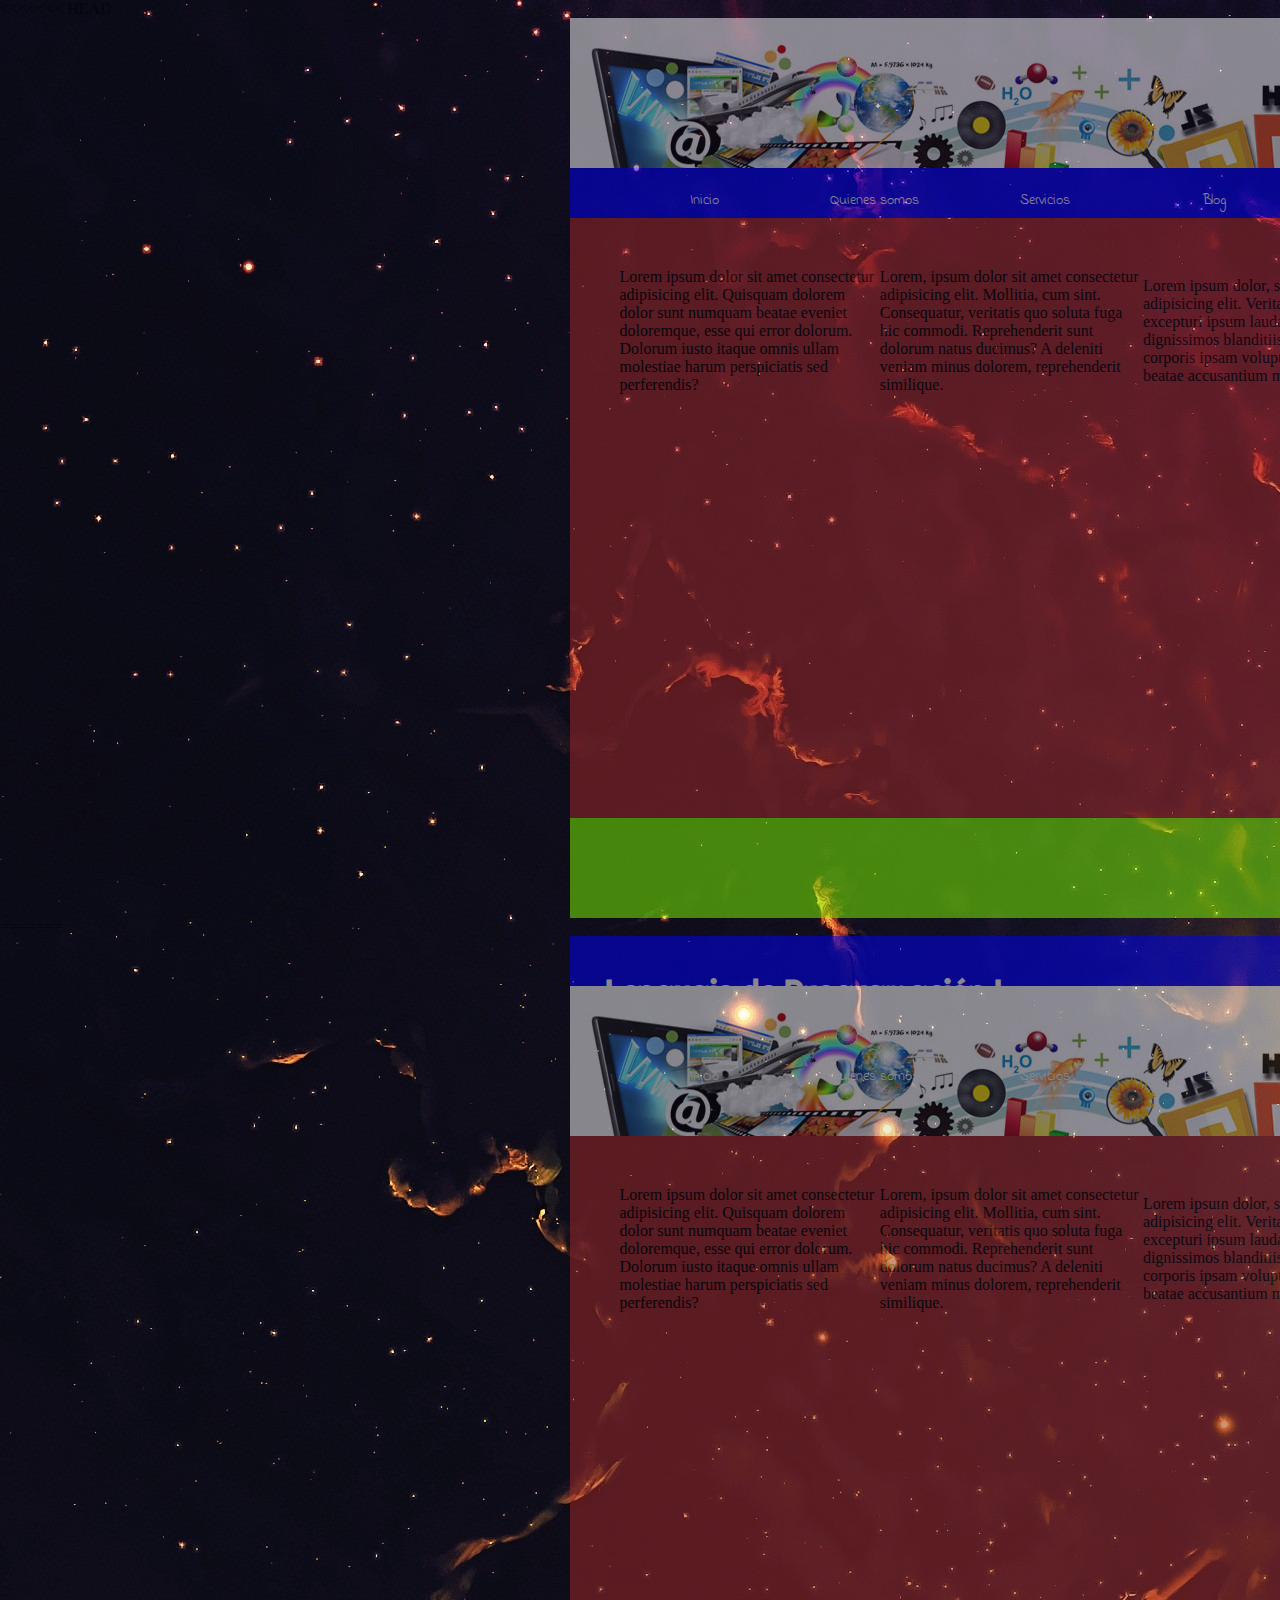
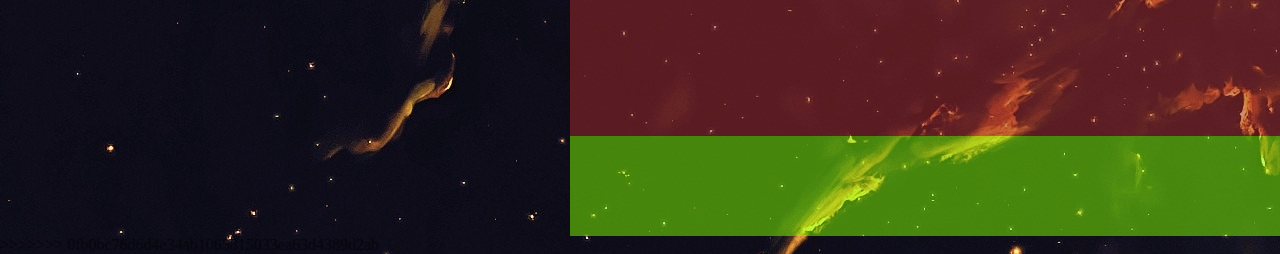
<file: index.html>
<<<<<<< HEAD
<!DOCTYPE html>
<html lang="en">
<head>
    <meta charset="UTF-8">
    <meta name="viewport" content="width=device-width, initial-scale=1.0">
    <title>Document</title>
    <link href="https://fonts.googleapis.com/css2?family=Indie+Flower&display=swap" rel="stylesheet">
    <link rel="stylesheet" href="css/JhonVilcarana.css">
</head>
<body>
    <header></header>
    <nav>
        <ul>
            <li><a href="#">Inicio</a></li>
            <li><a href="#">Quienes somos</a></li>
            <li><a href="#">Servicios</a></li>
            <li><a href="#">Blog</a></li>
            <li><a href="#">Contacto</a></li>
        </ul>
    </nav>
    <section>
        <article>
            <div>Lorem ipsum dolor sit amet consectetur adipisicing elit. Quisquam dolorem dolor sunt numquam beatae eveniet doloremque, esse qui error dolorum. Dolorum iusto itaque omnis ullam molestiae harum perspiciatis sed perferendis?</div>
            <div>Lorem, ipsum dolor sit amet consectetur adipisicing elit. Mollitia, cum sint. Consequatur, veritatis quo soluta fuga hic commodi. Reprehenderit sunt dolorum natus ducimus? A deleniti veniam minus dolorem, reprehenderit similique.</div>
            <div>Lorem ipsum dolor, sit amet consectetur adipisicing elit. Veritatis esse, pariatur velit excepturi ipsum laudantium quibusdam dignissimos blanditiis voluptate cupiditate corporis ipsam voluptatibus quasi et cum, beatae accusantium modi! Earum!</div>                      
        </article>
        <aside></aside>
    </section>
    <footer></footer>
</body>
=======
<!DOCTYPE html>
<html lang="en">
<head>
    <meta charset="UTF-8">
    <meta name="viewport" content="width=device-width, initial-scale=1.0">
    <title>Document</title>
    <link href="https://fonts.googleapis.com/css2?family=Open+Sans+Condensed:ital,wght@1,300&display=swap" rel="stylesheet">
    <link href="https://fonts.googleapis.com/css2?family=Righteous&display=swap" rel="stylesheet">
    <link rel="stylesheet" href="css/estilos.css">
</head>
<body>
    <nav>
        <h1>Lenguaje de Programación I</h1>
        <ul>
            <li><a href="#">Inicio</a></li>
            <li><a href="#">Quienes somos</a></li>
            <li><a href="#">Servicios</a></li>
            <li><a href="#">Blog</a></li>
            <li><a href="#">Contacto</a></li>
        </ul>
    </nav>
    <header></header>    
    <section>
        <article>
            <div>Lorem ipsum dolor sit amet consectetur adipisicing elit. Quisquam dolorem dolor sunt numquam beatae eveniet doloremque, esse qui error dolorum. Dolorum iusto itaque omnis ullam molestiae harum perspiciatis sed perferendis?</div>
            <div>Lorem, ipsum dolor sit amet consectetur adipisicing elit. Mollitia, cum sint. Consequatur, veritatis quo soluta fuga hic commodi. Reprehenderit sunt dolorum natus ducimus? A deleniti veniam minus dolorem, reprehenderit similique.</div>
            <div>Lorem ipsum dolor, sit amet consectetur adipisicing elit. Veritatis esse, pariatur velit excepturi ipsum laudantium quibusdam dignissimos blanditiis voluptate cupiditate corporis ipsam voluptatibus quasi et cum, beatae accusantium modi! Earum!</div>
        </article>
        <aside></aside>
    </section>
    <footer></footer>
</body>
>>>>>>> 0fb0bc76d6d4e34ab1065815033ea63d4389d2ab
</html>
</file>
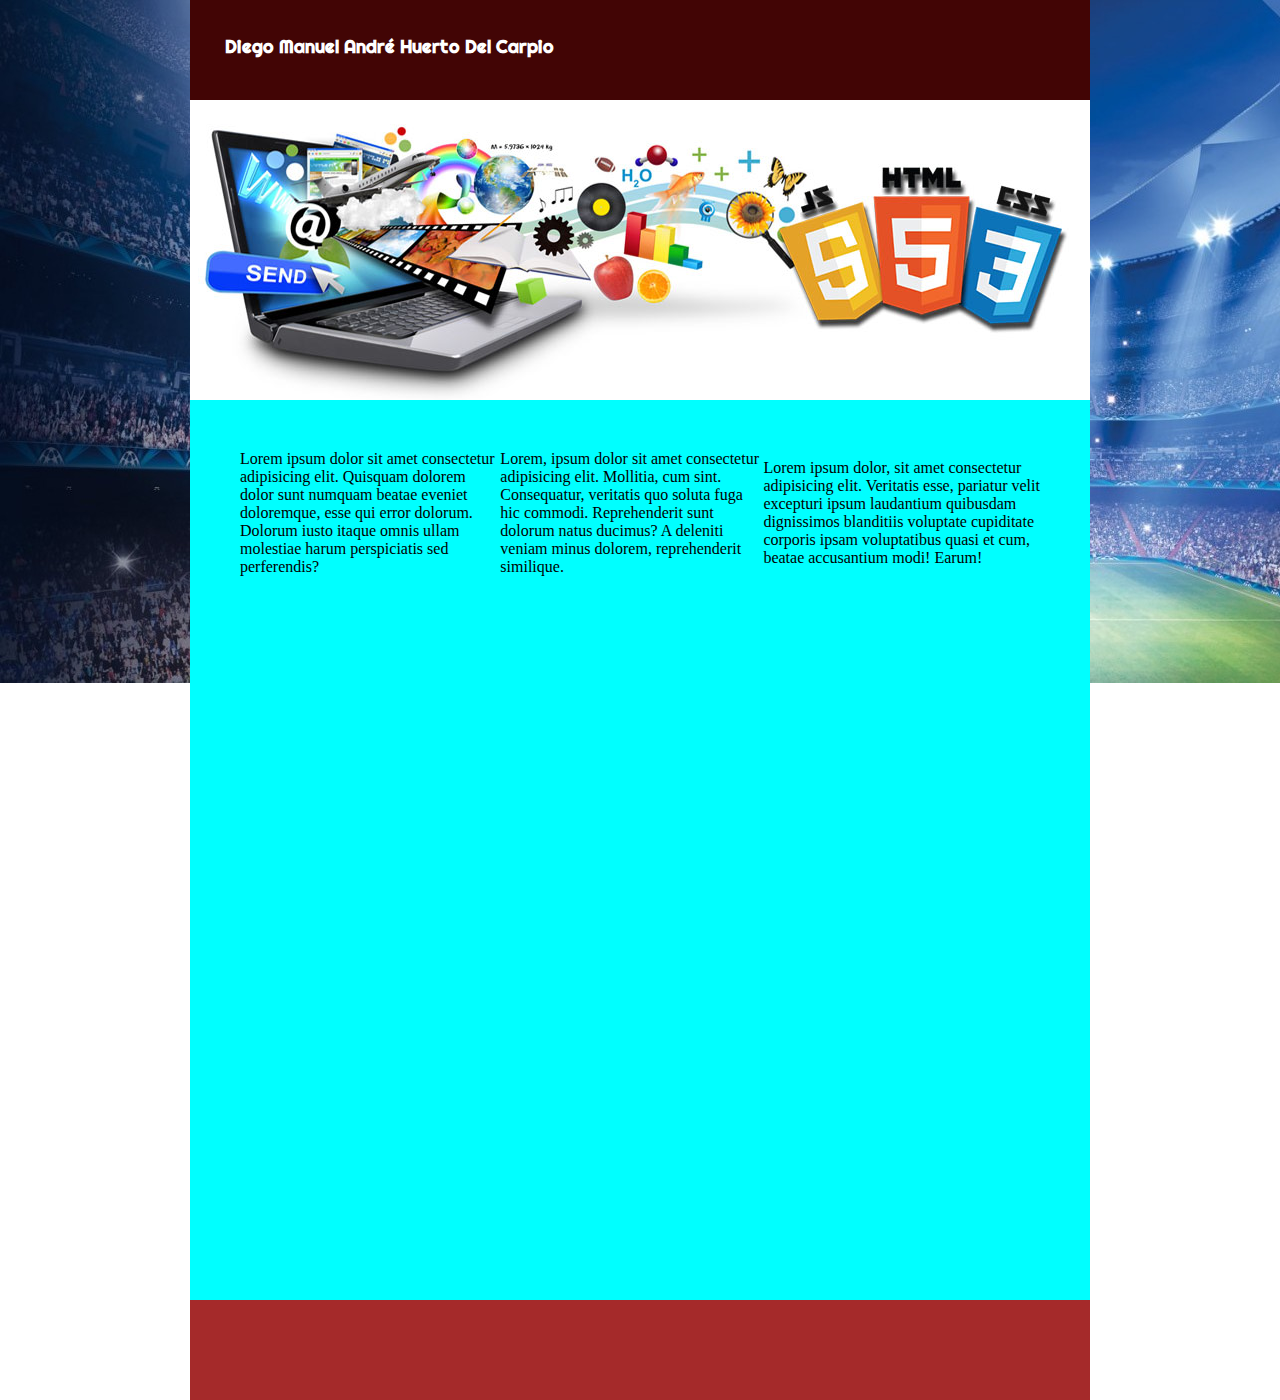
<file: AndreHuerto.html>
<!DOCTYPE html>
<html lang="en">
<head>
    <meta charset="UTF-8">
    <meta name="viewport" content="width=device-width, initial-scale=1.0">
    <title>Document</title>
    <link href="https://fonts.googleapis.com/css2?family=Open+Sans+Condensed:ital,wght@1,300&display=swap" rel="stylesheet">
    <link href="https://fonts.googleapis.com/css2?family=Righteous&display=swap" rel="stylesheet">
    <link rel="stylesheet" href="css/AndreHuerto.css">
    
</head>
<body>
    <nav>
        <h1>Diego Manuel André Huerto Del Carpio</h1>
        <ul>
            <li><a href ="#">Inicio</a></li>
            <li><a href ="#">Quienes Somos</a></li>
            <li><a href ="#">Servicios</a></li>
            <li><a href ="#">Blog</a></li>
            <li><a href ="#">Contactos</a></li>
        </ul>
    </nav>
    <header></header>
    <section>
        <article>
            <div>Lorem ipsum dolor sit amet consectetur adipisicing elit. Quisquam dolorem dolor sunt numquam beatae eveniet doloremque, esse qui error dolorum. Dolorum iusto itaque omnis ullam molestiae harum perspiciatis sed perferendis?</div>
            <div>Lorem, ipsum dolor sit amet consectetur adipisicing elit. Mollitia, cum sint. Consequatur, veritatis quo soluta fuga hic commodi. Reprehenderit sunt dolorum natus ducimus? A deleniti veniam minus dolorem, reprehenderit similique.</div>
            <div>Lorem ipsum dolor, sit amet consectetur adipisicing elit. Veritatis esse, pariatur velit excepturi ipsum laudantium quibusdam dignissimos blanditiis voluptate cupiditate corporis ipsam voluptatibus quasi et cum, beatae accusantium modi! Earum!</div>
        </article>
        <aside></aside>
    </section>
    <footer></footer>
</body>
</html>
</file>
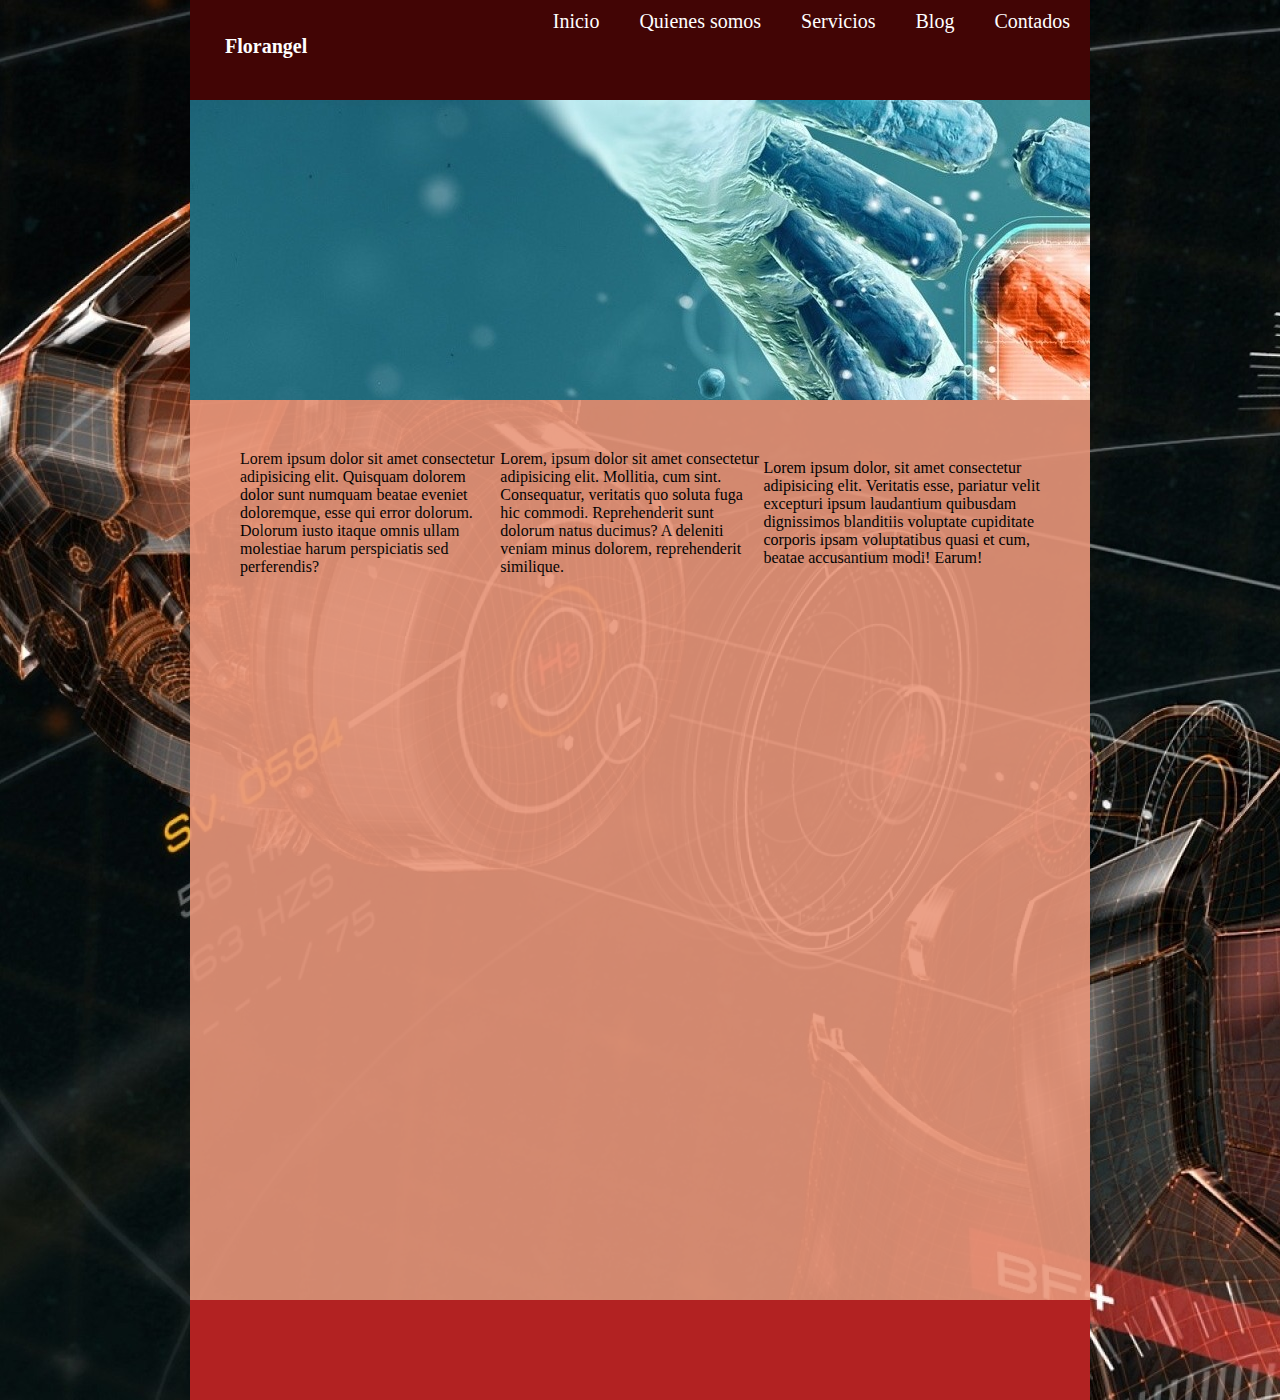
<file: Indexflorangel.html>
<!DOCTYPE html>
<html lang="en">
<head>
    <meta charset="UTF-8">
    <meta name="viewport" content="width=device-width, initial-scale=1.0">
    <title>Document</title>
    <link rel="https://fonts.googleapis.com/css2?family=Abril+Fatface&display=swap" rel="stylesheet">
    <link rel="stylesheet" href="css/estilosflorangel.css">
</head>
<body>
    <nav>
        <h1>Florangel</h1>
        <ul>
            <li><a href="#">Inicio</a></li>
            <li><a href="#">Quienes somos</a></li>
            <li><a href="#">Servicios</a></li>
            <li><a href="#">Blog</a></li>
            <li><a href="#">Contados</a></li>
        </ul>
    </nav>
    <header></header>
    <section>
        <article>
            <div>Lorem ipsum dolor sit amet consectetur adipisicing elit. Quisquam dolorem dolor sunt numquam beatae eveniet doloremque, esse qui error dolorum. Dolorum iusto itaque omnis ullam molestiae harum perspiciatis sed perferendis?</div>
            <div>Lorem, ipsum dolor sit amet consectetur adipisicing elit. Mollitia, cum sint. Consequatur, veritatis quo soluta fuga hic commodi. Reprehenderit sunt dolorum natus ducimus? A deleniti veniam minus dolorem, reprehenderit similique.</div>
            <div>Lorem ipsum dolor, sit amet consectetur adipisicing elit. Veritatis esse, pariatur velit excepturi ipsum laudantium quibusdam dignissimos blanditiis voluptate cupiditate corporis ipsam voluptatibus quasi et cum, beatae accusantium modi! Earum!</div>
        </article>
        <aside></aside>
    </section>
    <footer></footer>
</body>
</html>
</file>
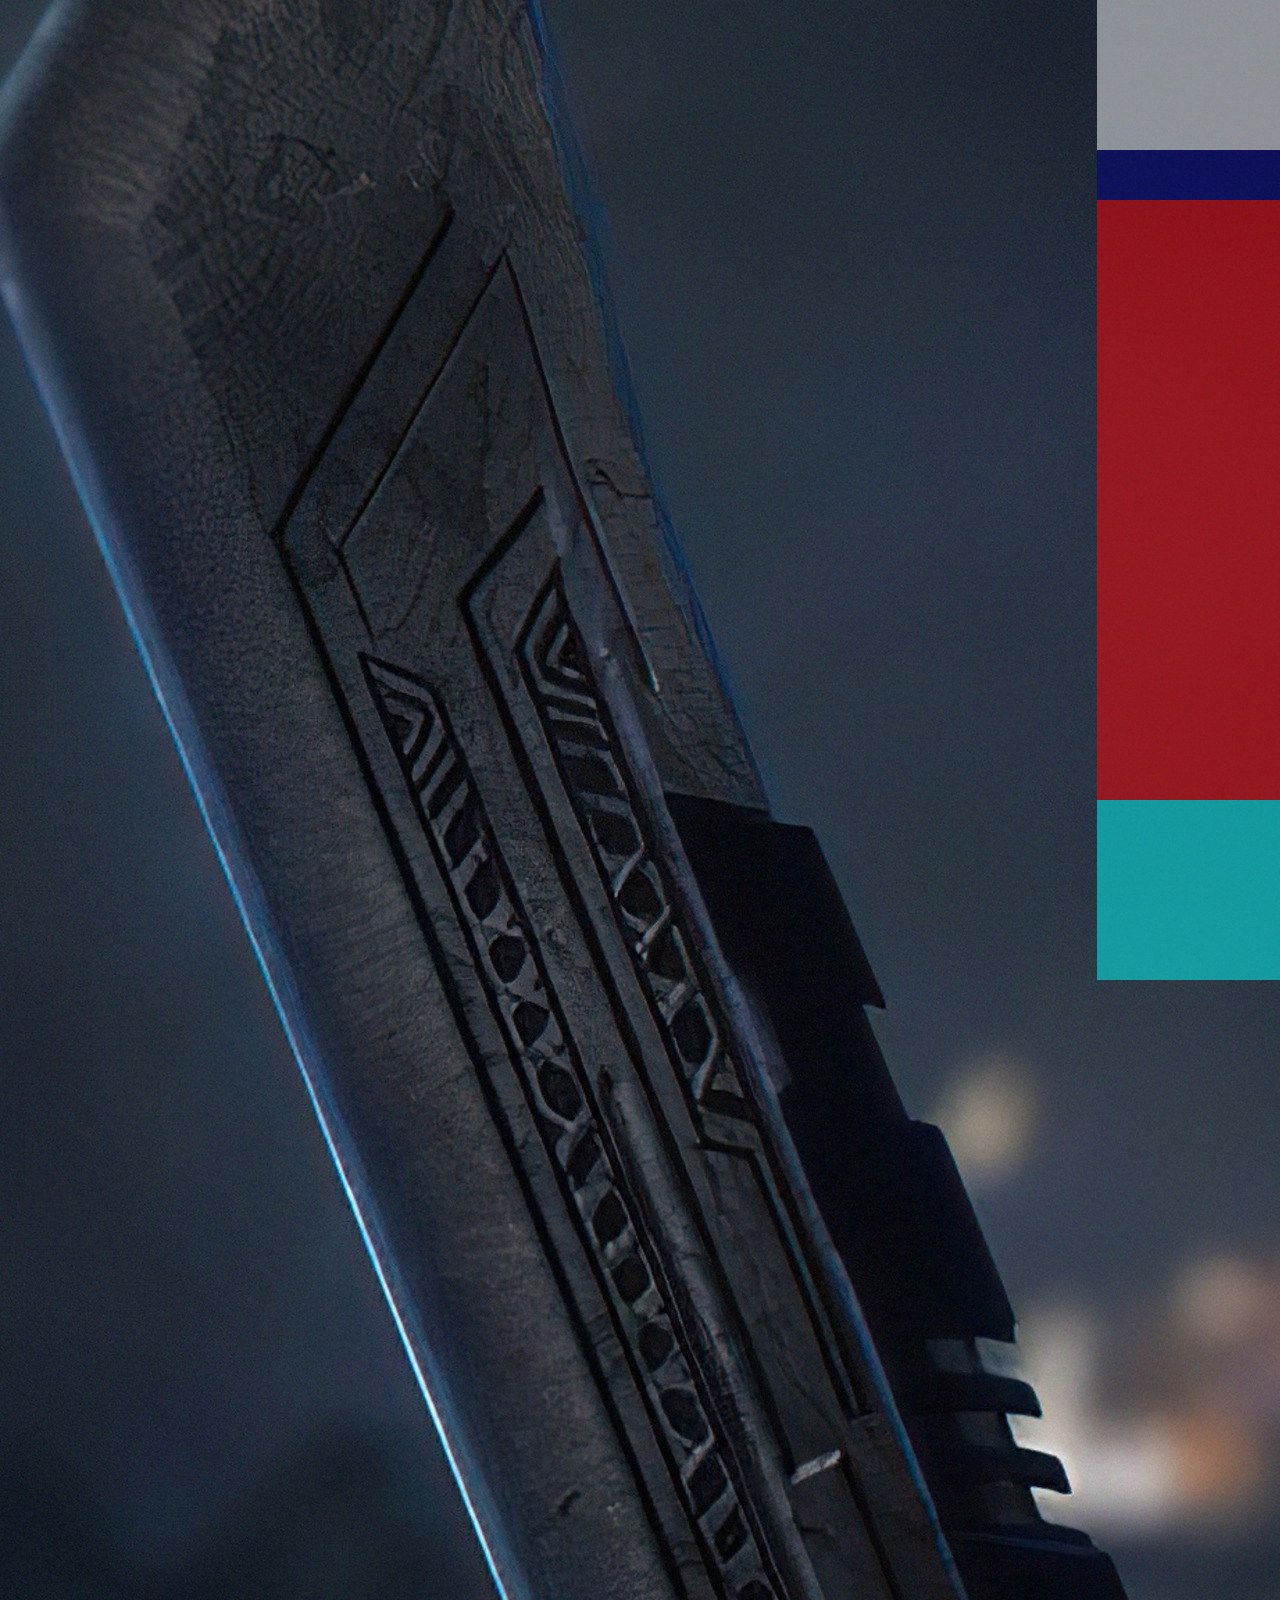
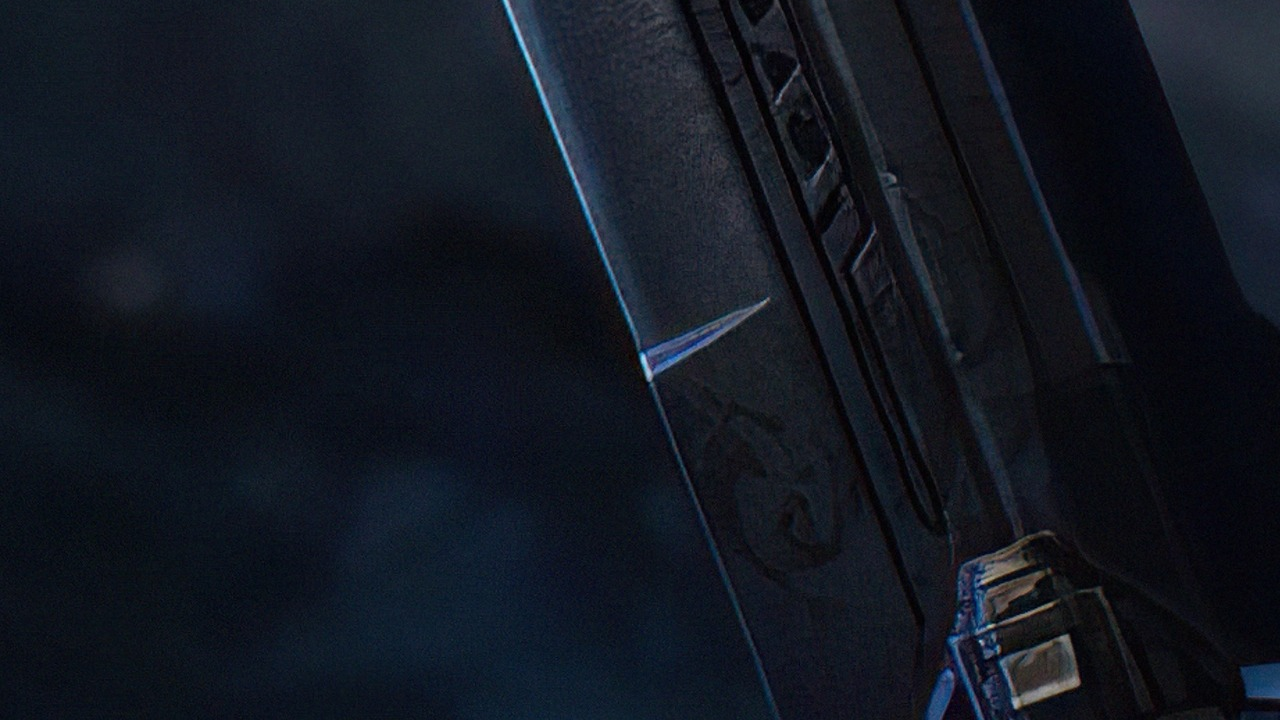
<file: IndexJorgeQuispe.html>
<!DOCTYPE html>
<html lang="en">
<head>
    <meta charset="UTF-8">
    <meta name="viewport" content="width=device-width, initial-scale=1.0">
    <title>Document</title>
    <link rel="stylesheet" href="css/estilosJorgeQuispe.css">

</head>
<body>
    <header></header>
    <nav></nav>
    <section>
        <article></article>
        <aside></aside>
    </section>
    <footer></footer>
</body>
</html>
</file>
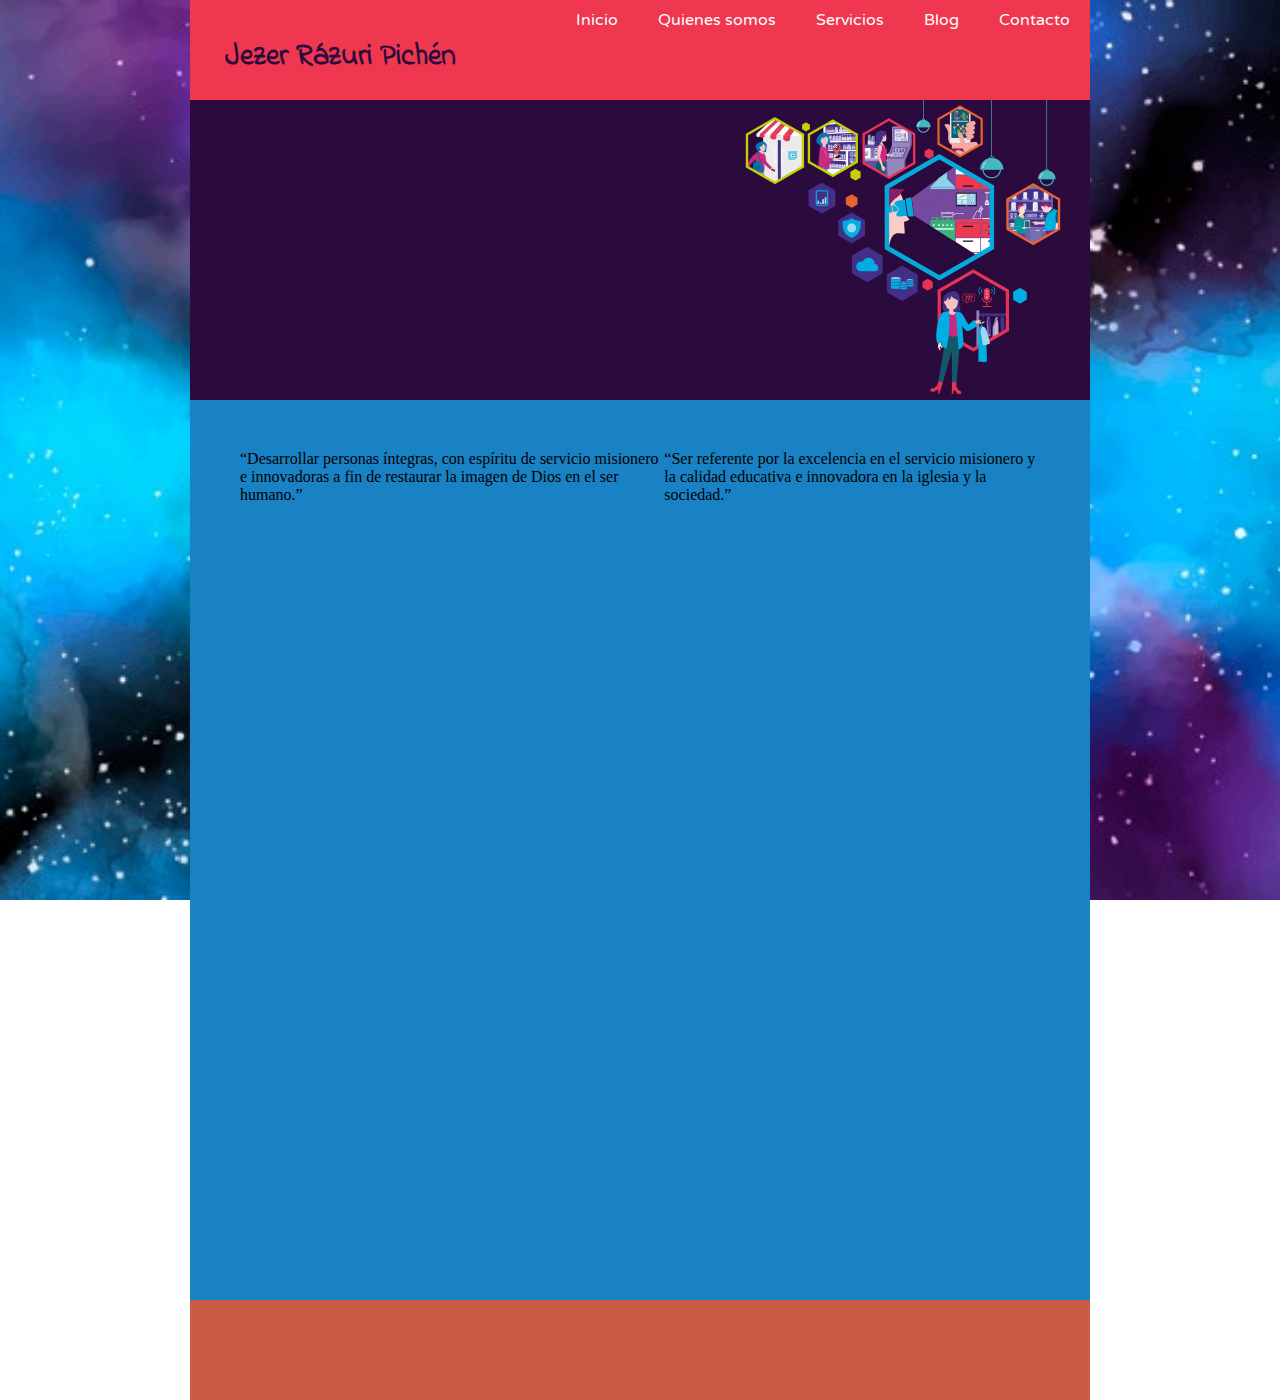
<file: JezerRazuri.html>
<!DOCTYPE html>
<html lang="en">
<head>
    <meta charset="UTF-8">
    <meta name="viewport" content="width=device-width, initial-scale=1.0">
    <title>Pagina de Jezer</title>
    <link href="https://fonts.googleapis.com/css2?family=Varela+Round&display=swap" rel="stylesheet">
    <link href="https://fonts.googleapis.com/css2?family=Indie+Flower&display=swap" rel="stylesheet">
    <link href="https://fonts.googleapis.com/css2?family=Open+Sans+Condensed:ital,wght@1,300&display=swap" rel="stylesheet">
    <link href="https://fonts.googleapis.com/css2?family=Righteous&display=swap" rel="stylesheet">
    <link rel="stylesheet" href="/css/JezerRazuri.css">
</head>
<body>
    <nav>
        <h1>Jezer Rázuri Pichén</h1>
        <ul>
            <li><a href="#">Inicio</a></li>
            <li><a href="#">Quienes somos</a></li>
            <li><a href="#">Servicios</a></li>
            <li><a href="#">Blog</a></li>
            <li><a href="#">Contacto</a></li>
        </ul>
    </nav>
    <header></header>    
    <section>
        <article>
            <div>“Desarrollar personas íntegras, con espíritu de servicio misionero e innovadoras a fin de restaurar la imagen de Dios en el ser humano.”</div>
            <div>“Ser referente por la excelencia en el servicio misionero  y la calidad educativa e innovadora en la iglesia y la sociedad.”</div>
        </article>
        <aside></aside>
    </section>
    <footer></footer>
</body>
</html>
</file>
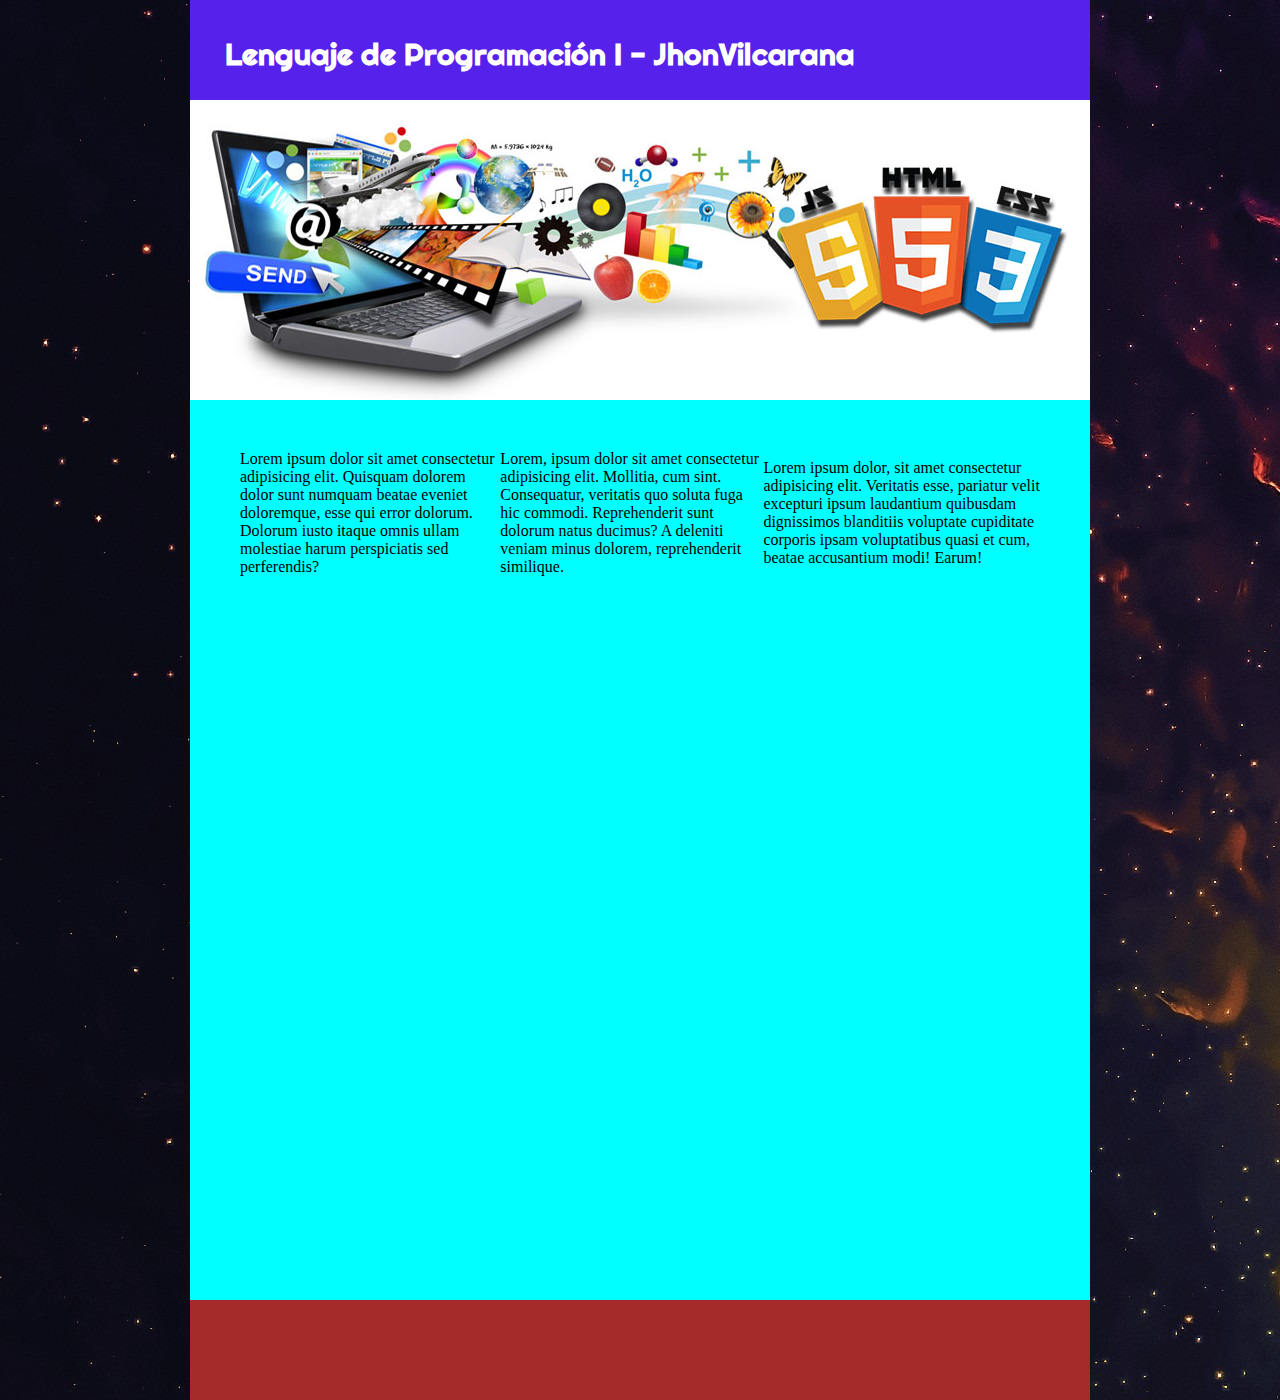
<file: JhonVilcarana.html>
<!DOCTYPE html>
<html lang="en">
<head>
    <meta charset="UTF-8">
    <meta name="viewport" content="width=device-width, initial-scale=1.0">
    <title>Document</title>
    <link href="https://fonts.googleapis.com/css2?family=Open+Sans+Condensed:ital,wght@1,300&display=swap" rel="stylesheet">
    <link href="https://fonts.googleapis.com/css2?family=Righteous&display=swap" rel="stylesheet">
    <link rel="stylesheet" href="css/JhonVilcarana.css">
</head>
<body>
    <nav>
        <h1>Lenguaje de Programación I - JhonVilcarana</h1>
        <ul>
            <li><a href="#">Inicio</a></li>
            <li><a href="#">Quienes somos</a></li>
            <li><a href="#">Servicios</a></li>
            <li><a href="#">Blog</a></li>
            <li><a href="#">Contacto</a></li>
        </ul>
    </nav>
    <header></header>
    <section>
        <article>
            <div>Lorem ipsum dolor sit amet consectetur adipisicing elit. Quisquam dolorem dolor sunt numquam beatae eveniet doloremque, esse qui error dolorum. Dolorum iusto itaque omnis ullam molestiae harum perspiciatis sed perferendis?</div>
            <div>Lorem, ipsum dolor sit amet consectetur adipisicing elit. Mollitia, cum sint. Consequatur, veritatis quo soluta fuga hic commodi. Reprehenderit sunt dolorum natus ducimus? A deleniti veniam minus dolorem, reprehenderit similique.</div>
            <div>Lorem ipsum dolor, sit amet consectetur adipisicing elit. Veritatis esse, pariatur velit excepturi ipsum laudantium quibusdam dignissimos blanditiis voluptate cupiditate corporis ipsam voluptatibus quasi et cum, beatae accusantium modi! Earum!</div>
        </article>
        <aside></aside>
    </section>
    <footer></footer>
</body>
</html>
</file>
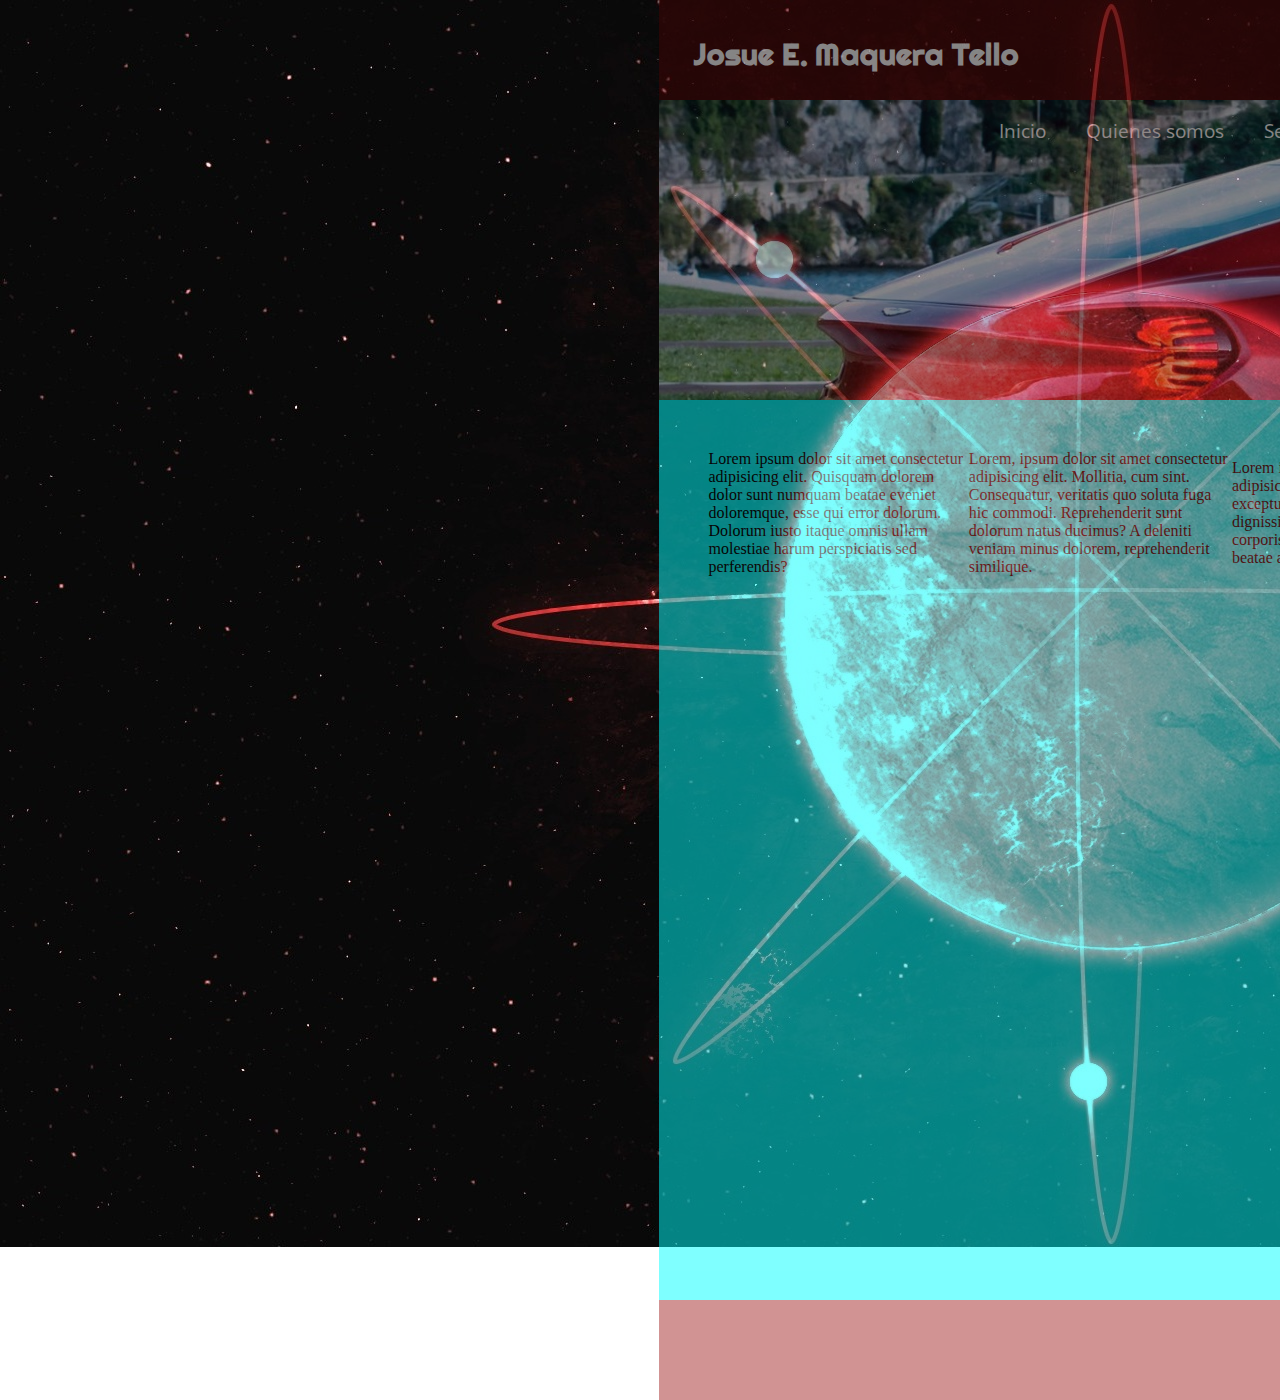
<file: josuemaquera.html>
<!DOCTYPE html>
<html lang="en">

<head>
    <meta charset="UTF-8">
    <meta name="viewport" content="width=device-width, initial-scale=1.0">
    <title>Josue Maquera</title>
        <link href="https://fonts.googleapis.com/css2?family=Open+Sans+Condensed:ital,wght@1,300&display=swap"
            rel="stylesheet">
        <link href="https://fonts.googleapis.com/css2?family=Righteous&display=swap" rel="stylesheet">
        <link rel="stylesheet" href="css/josuemaquera.css">
</head>

<body>
    <nav>
        <h1>Josue E. Maquera Tello</h1>
        <ul>
            <li><a href="#">Inicio</a></li>
            <li><a href="#">Quienes somos</a></li>
            <li><a href="#">Servicios</a></li>
            <li><a href="#">Blog</a></li>
            <li><a href="#">Contacto</a></li>
        </ul>
    </nav>
    <header></header>
    <section>
        <article>
            <div>Lorem ipsum dolor sit amet consectetur adipisicing elit. Quisquam dolorem dolor sunt numquam beatae
                eveniet doloremque, esse qui error dolorum. Dolorum iusto itaque omnis ullam molestiae harum
                perspiciatis sed perferendis?</div>
            <div>Lorem, ipsum dolor sit amet consectetur adipisicing elit. Mollitia, cum sint. Consequatur, veritatis
                quo soluta fuga hic commodi. Reprehenderit sunt dolorum natus ducimus? A deleniti veniam minus dolorem,
                reprehenderit similique.</div>
            <div>Lorem ipsum dolor, sit amet consectetur adipisicing elit. Veritatis esse, pariatur velit excepturi
                ipsum laudantium quibusdam dignissimos blanditiis voluptate cupiditate corporis ipsam voluptatibus quasi
                et cum, beatae accusantium modi! Earum!</div>
        </article>
        <aside></aside>
    </section>
    <footer></footer>
</body>

</html>
</file>
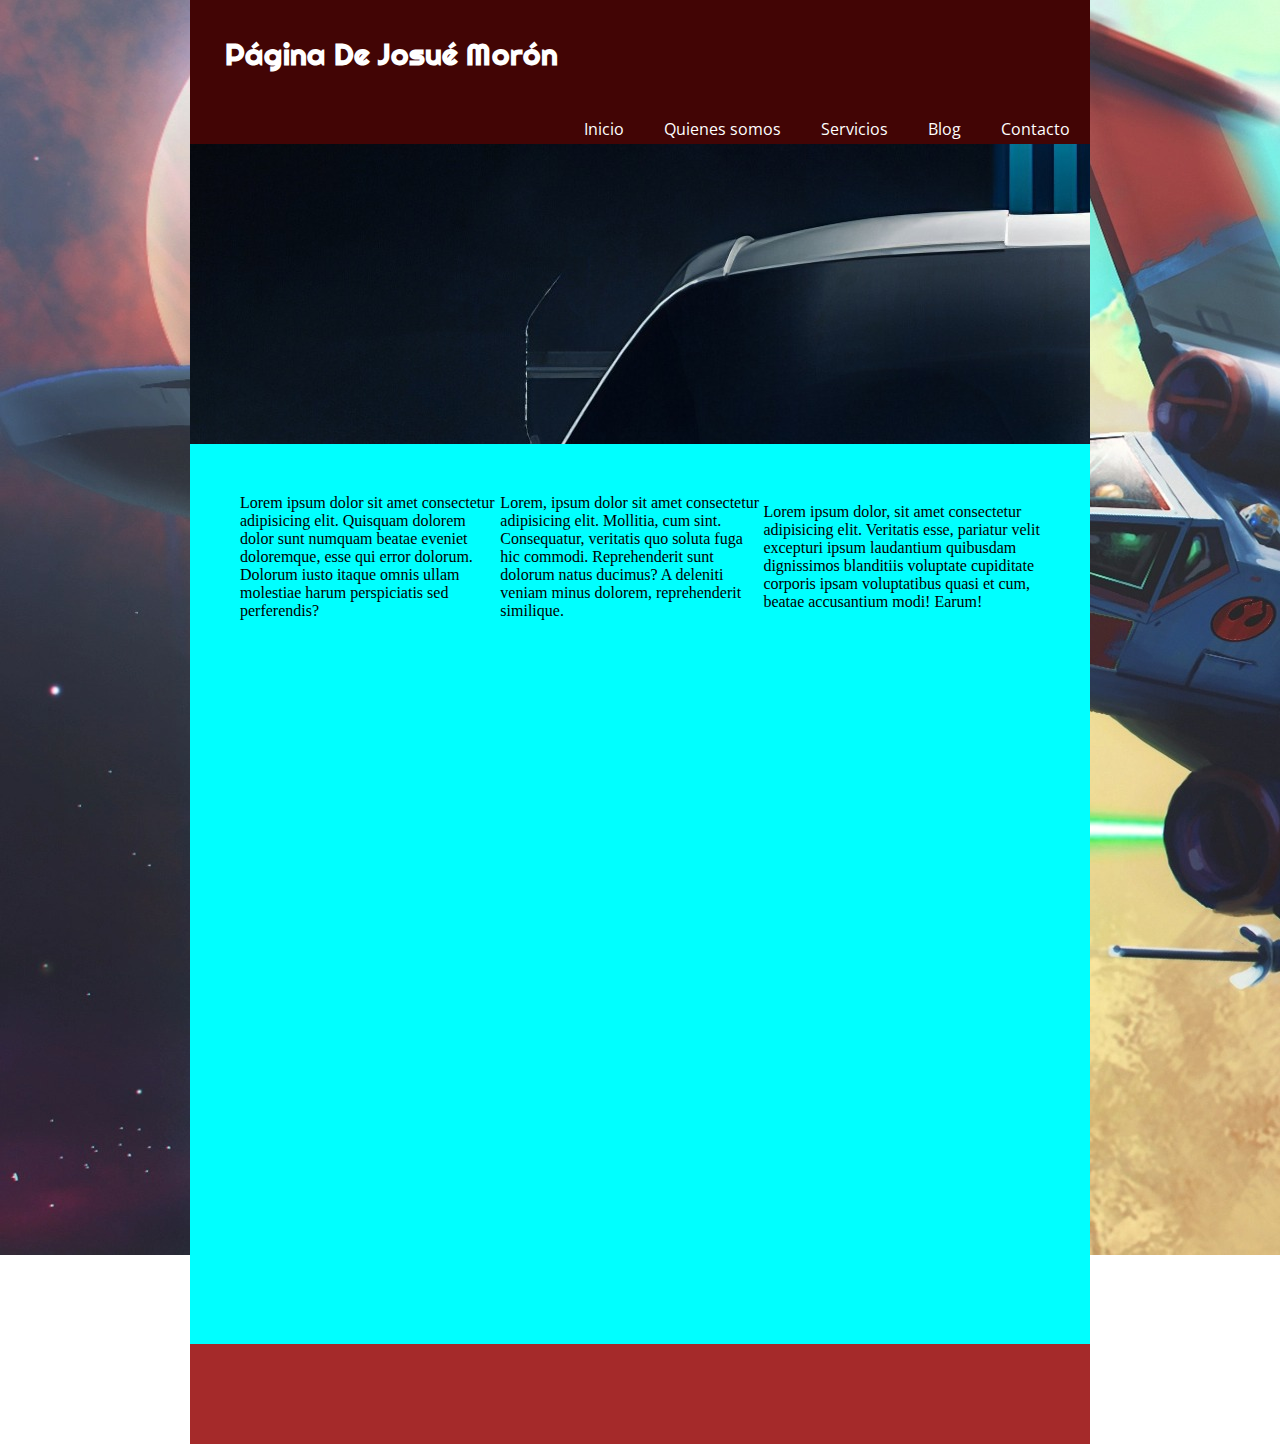
<file: josuemoron.html>
<!DOCTYPE html>
<html lang="en">
<head>
    <meta charset="UTF-8">
    <meta name="viewport" content="width=device-width, initial-scale=1.0">
    <title>Document</title>
    <link href="https://fonts.googleapis.com/css2?family=Open+Sans+Condensed:ital,wght@1,300&display=swap" rel="stylesheet">
    <link href="https://fonts.googleapis.com/css2?family=Righteous&display=swap" rel="stylesheet">
    <link rel="stylesheet" href="css/josue.css">
</head>
<body>
    <nav>
        <h1>Página De Josué Morón</h1>
        <ul>
            <li><a href="#">Inicio</a></li>
            <li><a href="#">Quienes somos</a></li>
            <li><a href="#">Servicios</a></li>
            <li><a href="#">Blog</a></li>
            <li><a href="#">Contacto</a></li>
        </ul>
    </nav>
    <header></header>    
    <section>
        <article>
            <div>Lorem ipsum dolor sit amet consectetur adipisicing elit. Quisquam dolorem dolor sunt numquam beatae eveniet doloremque, esse qui error dolorum. Dolorum iusto itaque omnis ullam molestiae harum perspiciatis sed perferendis?</div>
            <div>Lorem, ipsum dolor sit amet consectetur adipisicing elit. Mollitia, cum sint. Consequatur, veritatis quo soluta fuga hic commodi. Reprehenderit sunt dolorum natus ducimus? A deleniti veniam minus dolorem, reprehenderit similique.</div>
            <div>Lorem ipsum dolor, sit amet consectetur adipisicing elit. Veritatis esse, pariatur velit excepturi ipsum laudantium quibusdam dignissimos blanditiis voluptate cupiditate corporis ipsam voluptatibus quasi et cum, beatae accusantium modi! Earum!</div>
        </article>
        <aside></aside>
    </section>
    <footer></footer>
</body>
</html>
</file>
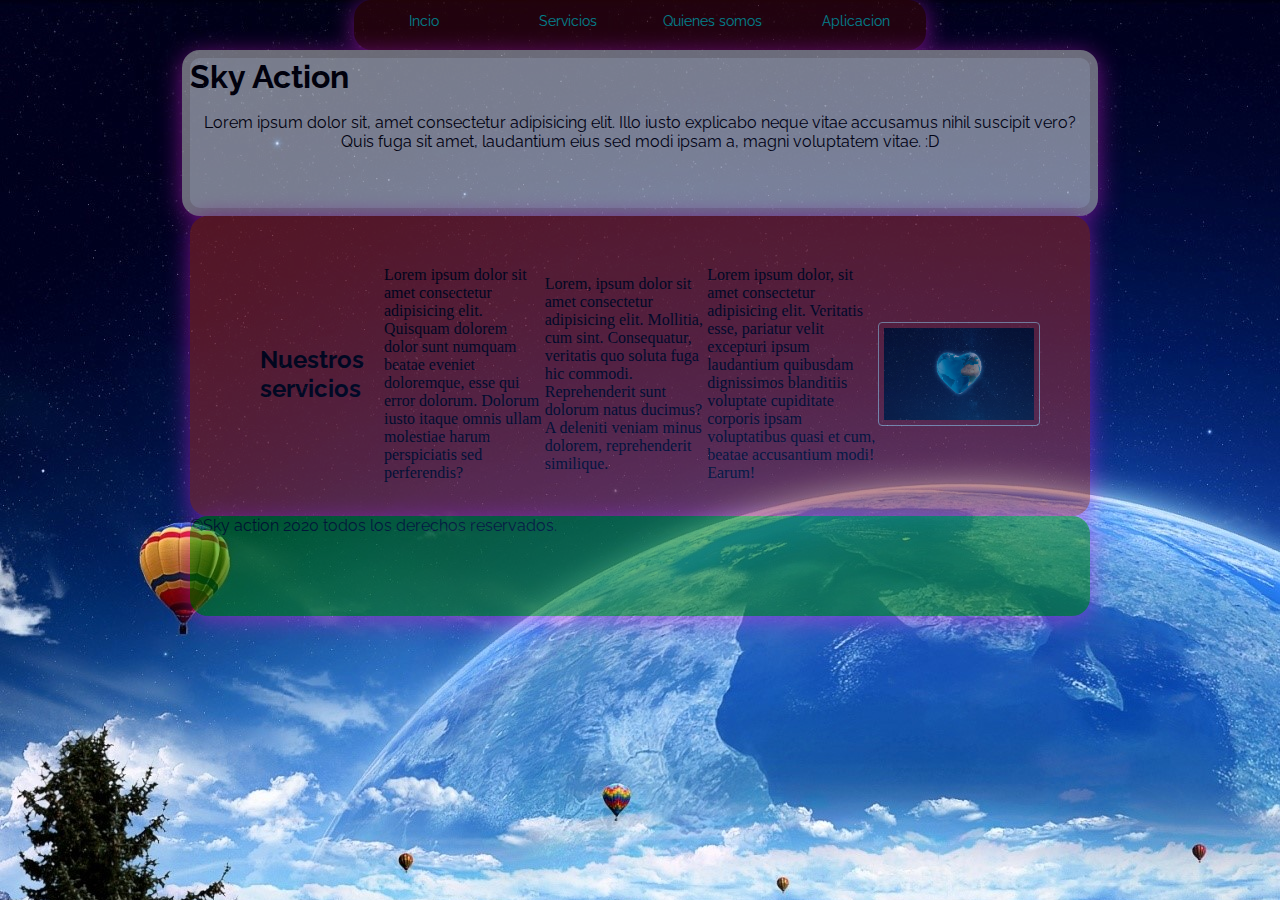
<file: kevingonzales.html>
<!DOCTYPE html>
<html lang="en">
<head>
    <meta charset="UTF-8">
    <meta name="viewport" content="width=device-width, initial-scale=1.0">
    <link rel="stylesheet" href="css/kevingonzales.css">
    <link href="https://fonts.googleapis.com/css2?family=Raleway&display=swap" rel="stylesheet">
    <link rel="stylesheet" href="https://cdnjs.cloudflare.com/ajax/libs/animate.css/3.7.2/animate.min.css">
    <title>PLANETARIO</title>
</head>
<body>
  
    <nav class="animated bounceIn">
<ul>
<li> <a href="#">Incio</a></li>
<li> <a href="#">Servicios</a></li>
<li> <a href="#">Quienes somos</a></li>
<li> <a href="#">Aplicacion</a></li>
</ul>
    </nav>
    <header class="animated fadeInLeftBig">
        <h1>Sky Action</h1>
        <br>
        <p>Lorem ipsum dolor sit, amet consectetur adipisicing elit. Illo iusto explicabo neque vitae accusamus nihil suscipit vero? Quis fuga sit amet, laudantium eius sed modi ipsam a, magni voluptatem vitae. :D </p>
    </header>
    <section class="animated swing">
       
<article>
    <h2> Nuestros servicios   </h2>
<div class="animated zoomIn">Lorem ipsum dolor sit amet consectetur adipisicing elit. Quisquam dolorem dolor sunt numquam beatae eveniet doloremque, esse qui error dolorum. Dolorum iusto itaque omnis ullam molestiae harum perspiciatis sed perferendis?</div>
<div class="animated zoomIn">Lorem, ipsum dolor sit amet consectetur adipisicing elit. Mollitia, cum sint. Consequatur, veritatis quo soluta fuga hic commodi. Reprehenderit sunt dolorum natus ducimus? A deleniti veniam minus dolorem, reprehenderit similique.</div>
<div class="animated zoomIn">Lorem ipsum dolor, sit amet consectetur adipisicing elit. Veritatis esse, pariatur velit excepturi ipsum laudantium quibusdam dignissimos blanditiis voluptate cupiditate corporis ipsam voluptatibus quasi et cum, beatae accusantium modi! Earum!</div>
<img class = "animated zoomInRight" src="imagenes/planeta.jpg" alt="">


</article>
<aside></aside>

    </section>
    <footer class="animated fadeIn">

       <p > ©Sky action 2020  todos los derechos reservados.</p>
    </footer>
</body>
</html>
</file>
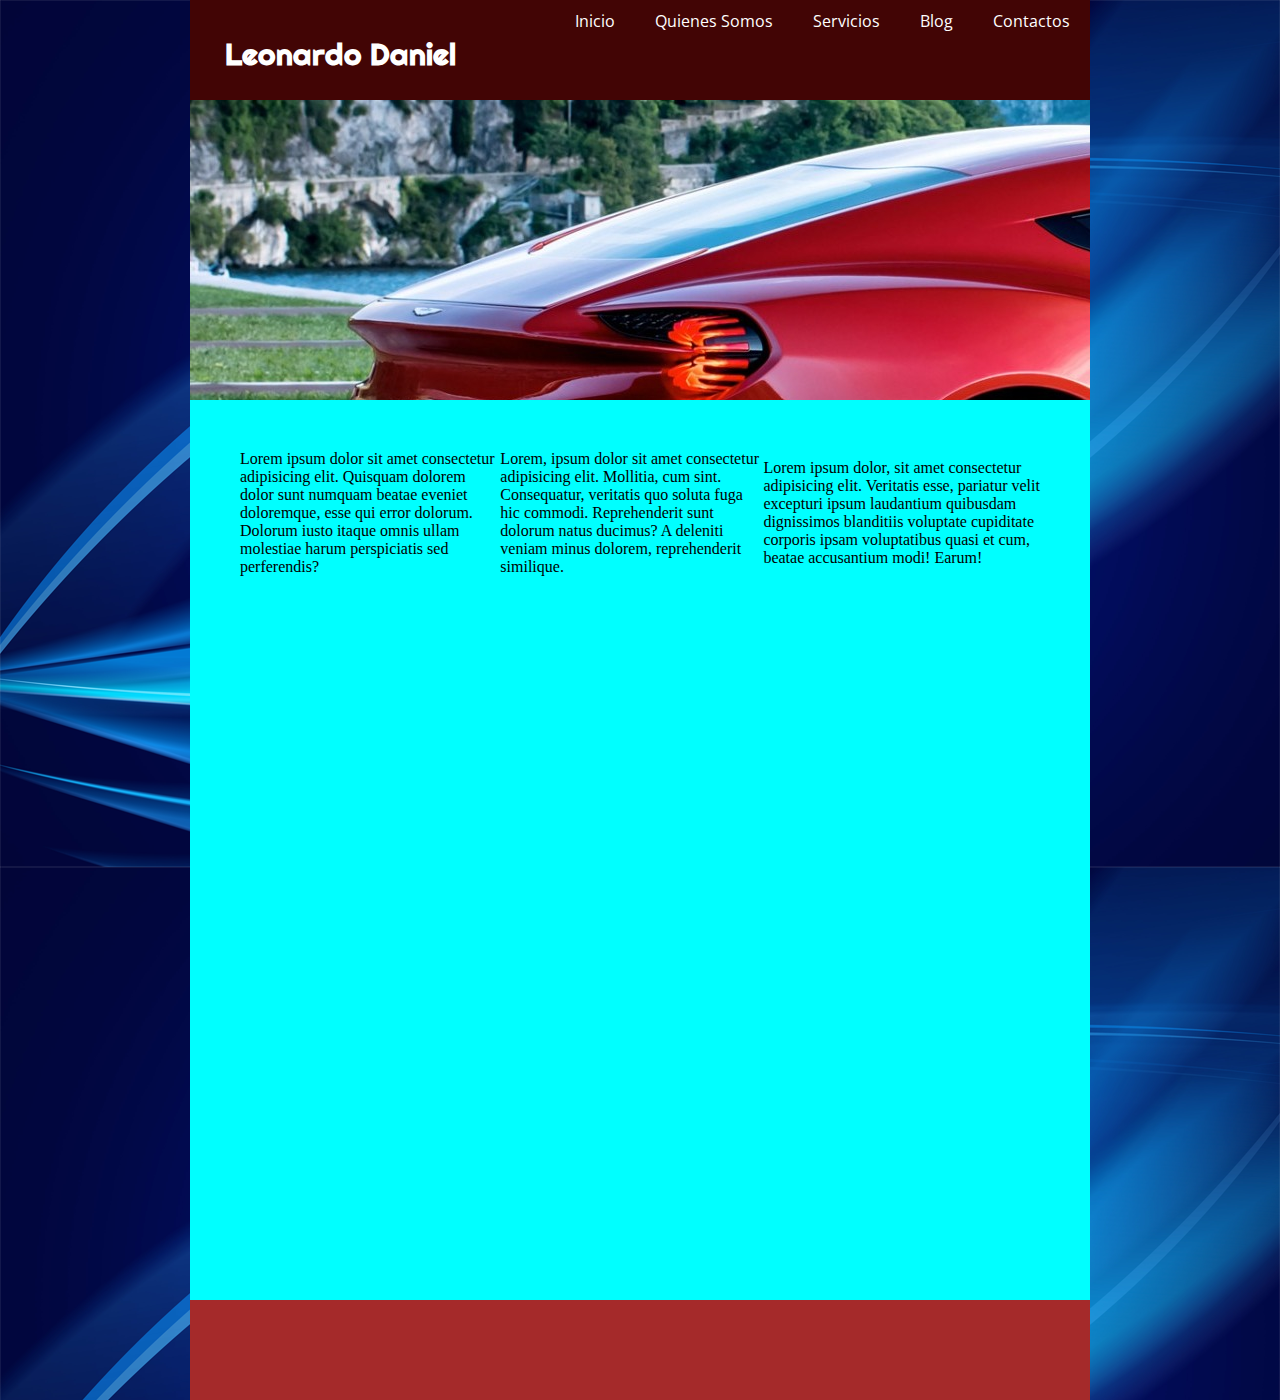
<file: leonardoantazu.html>
<!DOCTYPE html>
<html lang="en">
<head>
    <meta charset="UTF-8">
    <meta name="viewport" content="width=device-width, initial-scale=1.0">
    <title>PáginaWeb</title>
    <link href="https://fonts.googleapis.com/css2?family=Open+Sans+Condensed:ital,wght@1,300&display=swap" rel="stylesheet">
    <link href="https://fonts.googleapis.com/css2?family=Righteous&display=swap" rel="stylesheet">
    <link rel="stylesheet" href="/css/leonardoantazu.css">
</head>
<body>
    <nav>
        <h1>Leonardo Daniel</h1>
        <ul>
            <li><a href="#">Inicio</a></li>
            <li><a href="#">Quienes Somos</a></li>
            <li><a href="#">Servicios</a></li>
            <li><a href="#">Blog</a></li>
            <li><a href="#">Contactos</a></li>
        </ul>
    </nav>
    <header></header>
    <section>
        <article>
            <div>Lorem ipsum dolor sit amet consectetur adipisicing elit. Quisquam dolorem dolor sunt numquam beatae eveniet doloremque, esse qui error dolorum. Dolorum iusto itaque omnis ullam molestiae harum perspiciatis sed perferendis?</div>
            <div>Lorem, ipsum dolor sit amet consectetur adipisicing elit. Mollitia, cum sint. Consequatur, veritatis quo soluta fuga hic commodi. Reprehenderit sunt dolorum natus ducimus? A deleniti veniam minus dolorem, reprehenderit similique.</div>
            <div>Lorem ipsum dolor, sit amet consectetur adipisicing elit. Veritatis esse, pariatur velit excepturi ipsum laudantium quibusdam dignissimos blanditiis voluptate cupiditate corporis ipsam voluptatibus quasi et cum, beatae accusantium modi! Earum!</div>
        </article>
        <aside></aside>
    </section>
    <footer></footer>
</body>
</html>
</file>
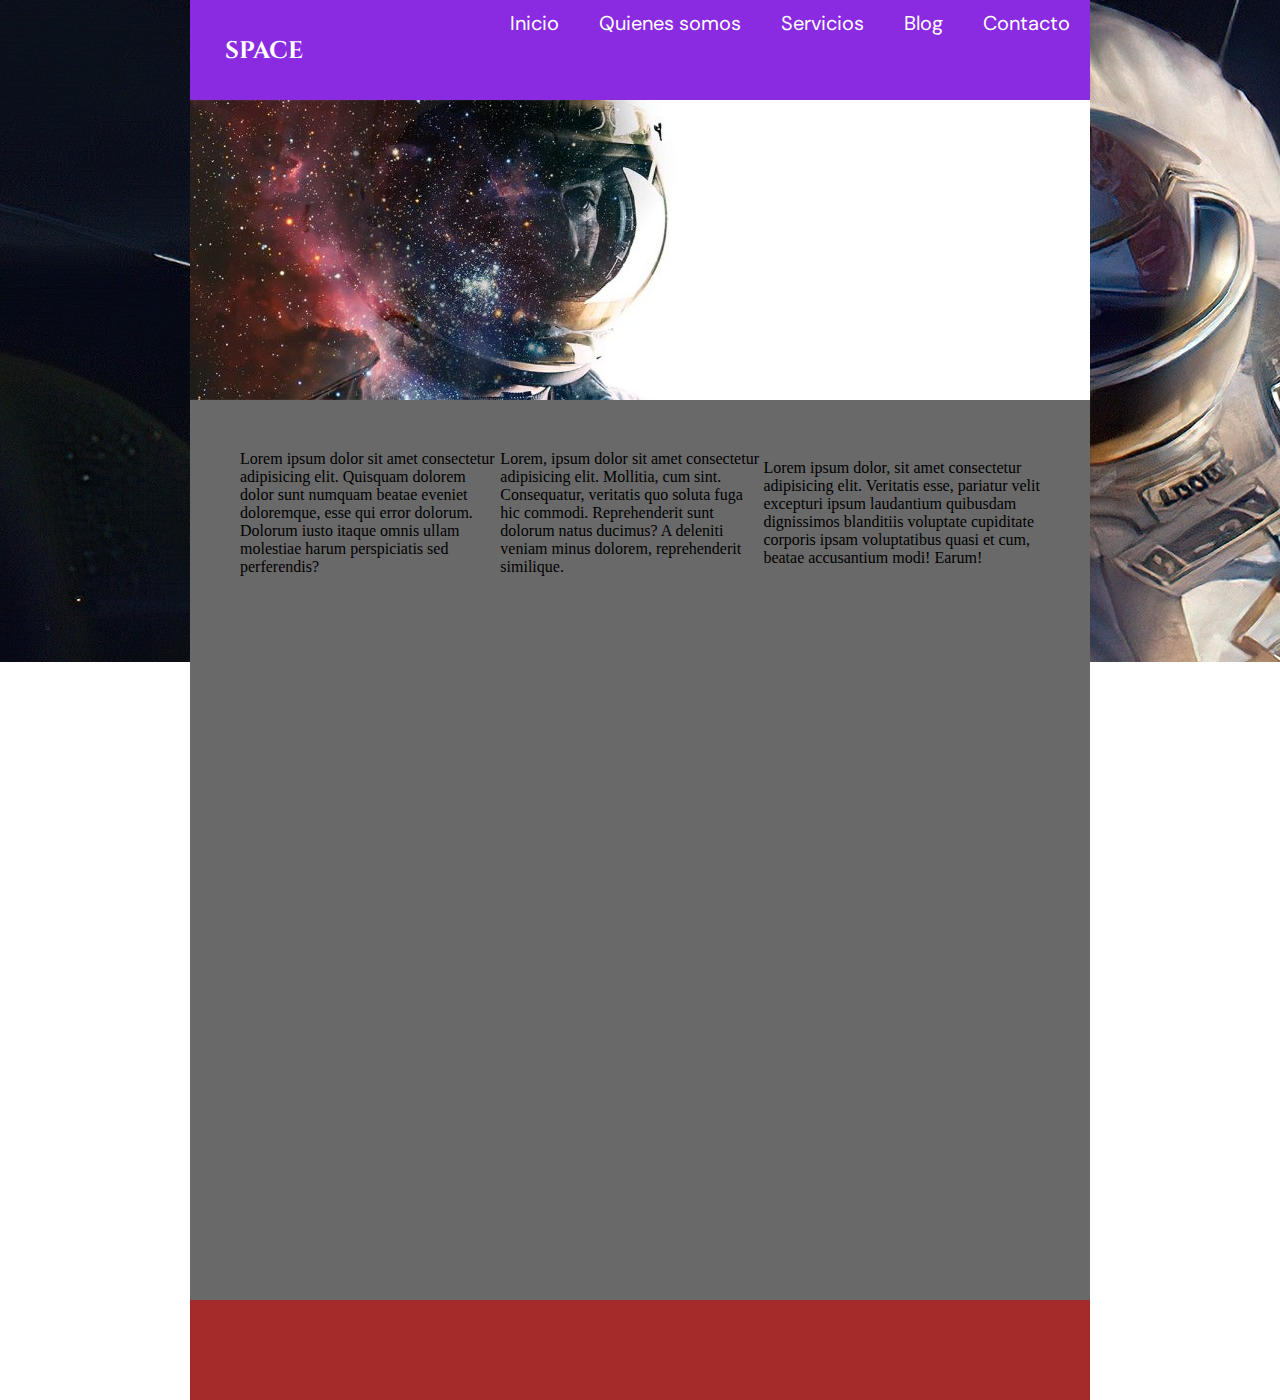
<file: SaulOlivas.html>
<!DOCTYPE html>
<html lang="en">
<head>
    <meta charset="UTF-8">
    <meta name="viewport" content="width=device-width, initial-scale=1.0">
    <title>Document</title>
    <link href="https://fonts.googleapis.com/css2?family=DM+Sans:ital@1&family=Major+Mono+Display&family=Montserrat+Subrayada&display=swap" rel="stylesheet">
    <link href="https://fonts.googleapis.com/css2?family=Cinzel&display=swap" rel="stylesheet">
    <link rel="stylesheet" href="css/SaulOlivas.css">
</head>
<body>
    <nav>
        <h1>SPACE</h1>
        <ul>
            <li><a href="#">Inicio</a></li>
            <li><a href="#">Quienes somos</a></li>
            <li><a href="#">Servicios</a></li>
            <li><a href="#">Blog</a></li>
            <li><a href="#">Contacto</a></li>
        </ul>
    </nav>
    <header></header>    
    <section>
        <article>
            <div>Lorem ipsum dolor sit amet consectetur adipisicing elit. Quisquam dolorem dolor sunt numquam beatae eveniet doloremque, esse qui error dolorum. Dolorum iusto itaque omnis ullam molestiae harum perspiciatis sed perferendis?</div>
            <div>Lorem, ipsum dolor sit amet consectetur adipisicing elit. Mollitia, cum sint. Consequatur, veritatis quo soluta fuga hic commodi. Reprehenderit sunt dolorum natus ducimus? A deleniti veniam minus dolorem, reprehenderit similique.</div>
            <div>Lorem ipsum dolor, sit amet consectetur adipisicing elit. Veritatis esse, pariatur velit excepturi ipsum laudantium quibusdam dignissimos blanditiis voluptate cupiditate corporis ipsam voluptatibus quasi et cum, beatae accusantium modi! Earum!</div>
        </article>
        <aside></aside>
    </section>
    <footer></footer>
</body>
</html>
</file>
<file: css/JhonVilcarana.css>
*{
    margin: 0;
    padding: 0;
}
body{
    background-image: url(/imagenes/JhonVilcarana.jpg);
    background-repeat: no-repeat;
}
h1{
    float: left;
    padding: 35px; 
    font-size: 30px;
    font-family: 'Righteous', cursive;
    color: white;
}
header, nav, section, footer{
    width: 900px;
    margin: 0 auto;
}
header{
    height: 300px;
    background-color: rgb(255, 0, 0);
    background-image: url("/imagenes/JhonVilcarana2.jpg");
}
nav{
    height: 100px;
    background-color: rgb(87, 33, 236);
    text-align: right;
}

nav ul{
    list-style: none;
    display: inline-block;
 }
nav ul li{
     float: left;
     margin-top: 10px;
 }
nav a {
     color: white;
     text-decoration: none;
     font-size: 16px;
     padding: 20px;
     font-family: 'Open Sans Condensed', sans-serif;
 }
nav li a:hover{
   color: rgb(182, 243, 16);
 }
section{
    height: 900px;
    background-color: aqua;
}
footer{
    height: 100px;
    background-color: brown;
}
.box{
    display: flex;
    flex-wrap: 100px;
    flex-flow: row wrap;
}
article{
    padding: 50px;
    display: flex;
    align-items: center;
    justify-content: space-around;
    width: ;
}
</file>
<file: css/estilos.css>
<<<<<<< HEAD
*{
    margin: 0;
    padding: 0;
}
body{
    background-image: url("/imagenes/JhonVilcarana.jpg");
    margin: 0 auto;
    width: 2039px;
    height: 661px;
    opacity: 0.5;
    background-repeat: no-repeat;
}
header{
    width: 900px;
    height: 150px;
    background-color: white;
    margin: 0 auto;
}
nav{
    width: 900px;
    height: 50px;
    background-color: blue;
    margin: 0 auto;
}
section{
    width: 900px;
    height: 600px;
    background-color: brown;
    margin: 0 auto;
}
footer{
    width: 900px;
    height: 100px;
    background-color:chartreuse;
    margin: 0 auto;
}
/*menu*/
nav a{
    text-decoration:none;
    color:inherit;
    font-size: 14px;
    font-family: 'Indie Flower', cursive;
}
nav li{
    display: inline-block;
    width: 150px;
    height: 50px;
    padding: 12px 10px;
    text-align: center;
    color:#fff;
    position: relative;

}
nav li:hover{
    background-color:#fff;
    color: #000;
}
nav li>ul{
    display: none;   
}
nav li:hover>ul{
    display: block;
    position: absolute;
    top: 30px;
    left: 0px;

=======
*{
    margin: 0;
    padding: 0;
}
body{
    background-image: url(/imagenes/carro.jpg);
    background-repeat: no-repeat;
}
h1{
    float: left;
    padding: 35px; 
    font-size: 30px;
    font-family: 'Righteous', cursive;
    color: white;
}
header, nav, section, footer{
    width: 900px;
    margin: 0 auto;
}
header{
    height: 300px;
    background-color: rgb(255, 0, 0);
    background-image: url("/imagenes/banner.jpg");
}
nav{
    height: 100px;
    background-color: rgb(66, 5, 5);
    text-align: right;
}

nav ul{
    list-style: none;
    display: inline-block;
 }
nav ul li{
     float: left;
     margin-top: 10px;
 }
nav a {
     color: inherit;
     text-decoration: none;
     font-size: 16px;
     padding: 20px;
     font-family: 'Open Sans Condensed', sans-serif;
 }
nav li a:hover{
   color: rgb(182, 243, 16);
 }
section{
    height: 900px;
    background-color: aqua;
}
footer{
    height: 100px;
    background-color: brown;
}
.box{
    display: flex;
    flex-wrap: 100px;
    flex-flow: row wrap;
}
article{
    padding: 50px;
    display: flex;
    align-items: center;
    justify-content: space-around;
    
>>>>>>> 0fb0bc76d6d4e34ab1065815033ea63d4389d2ab
}
</file>
<file: css/AndreHuerto.css>
*{
    margin: 0;
    padding: 0;
}
body{
    background-image: url("/AndreHuertoImagen/fondochamp.jpg");
    background-repeat: no-repeat;
}
h1{
    float: left;
    padding: 35px; 
    font-size: 18px;
    font-family: 'Righteous', cursive;
    color: white;
}
header, nav, section, footer{
    width: 900px;
    margin: 0 auto;
}
header{
    height: 300px;
    background-color: rgb(255, 0, 0);
    background-image: url("/AndreHuertoImagen/banner.jpg");
}
nav{
    height: 100px;
    background-color: rgb(66, 5, 5);
    text-align: right;
}

nav ul{
    list-style: none;
    display: inline-block;
 }
nav ul li{
     float: left;
     margin-top: 10px;
 }
nav a {
     color: white;
     text-decoration: none;
     font-size: 16px;
     padding: 20px;
     font-family: 'Open Sans Condensed', sans-serif;
 }
nav li a:hover{
   color: rgb(182, 243, 16);
 }
section{
    height: 900px;
    background-color: aqua;
}
footer{
    height: 100px;
    background-color: brown;
}
.box{
    display: flex;
    flex-wrap: 100px;
    flex-flow: row wrap;
}
article{
    padding: 50px;
    display: flex;
    align-items: center;
    justify-content: space-around;
    
}
</file>
<file: css/estilosflorangel.css>
*{
    margin: 0;
    padding: 0;
}
body{
    background-image: url(/imagenes/ironman.jpg);
    background-repeat: no-repeat;
}
h1{
    float: left;
    padding: 35px; 
    font-size: 20px;
    font-family: 'Righteous', cursive;
    color: white;
}
header, nav, section, footer{
    width: 900px;
    margin: 0 auto;
}
header{
    height: 300px;
    background-color: rgb(54, 4, 0);
    background-image: url("/imagenes/banner2.jpg");
}
nav{
    height: 100px;
    background-color: rgb(66, 5, 5);
    text-align: right;
}

nav ul{
    list-style: none;
    display: inline-block;
 }
nav ul li{
     float: left;
     margin-top: 10px;
 }
nav a {
     color: white;
     text-decoration: none;
     font-size: 20px;
     padding: 20px;
     font-family: Georgia, 'Times New Roman', Times, serif;
}
nav li a:hover{
   color: rgb(182, 243, 16);
 }
section{
    height: 900px;
    background-color: darksalmon;
    opacity: 0.9;
}
footer{
    height: 100px;
    background-color: firebrick;
}
.box{
    display: flex;
    flex-wrap: 100px;
    flex-flow: row wrap;
}
article{
    padding: 50px;
    display: flex;
    align-items: center;
    justify-content: space-around;
}
</file>
<file: css/estilosJorgeQuispe.css>
*{
    margin: 0;
    padding: 0;
}
body{
    background-image: url("/imagenes/marcianitonofeik.jpg");
    margin: 0 auto;
    width: 3094px;
    height: 2320px;
    opacity: 0.5;
    background-repeat: no-repeat;
}
header{
    width: 900px;
    height: 150px;
    background-color: white;
    margin: 0 auto;
}
nav{
    width: 900px;
    height: 50px;
    background-color: navy;
    margin: 0 auto;
}
section{
    width: 900px;
    height: 600px;
    background-color: red;
    margin: 0 auto;
}
footer{
    width: 900px;
    height: 180px;
    background-color: aqua;
    margin: 0 auto;
}
</file>
<file: css/JezerRazuri.css>
*{
    margin: 0;
    padding: 0;
}
body{
    background-image: url(/Imagen/JezerRazuri2.jpg);
    background-position: center center;	  
    background-repeat: no-repeat;
  background-attachment: fixed;
  background-size: cover;
}
h1{
    float: left;
    padding: 35px; 
    font-size: 30px;
    font-family: 'Indie Flower', cursive;
    color:  rgb(43, 11, 61);
}
header, nav, section, footer{
    width: 900px;
    margin: 0 auto;
}
header{
    height: 300px;
    background-image: url("/Imagen/JezerRazuri.jpg");
}
nav{
    height: 100px;
    background-color: rgb(239, 56, 80);
    text-align: right;
}

nav ul{
    list-style: none;
    display: inline-block;
 }
nav ul li{
     float: left;
     margin-top: 10px;
 }
nav a {
     color:  white;
     text-decoration: none;
     font-size: 16px;
     padding: 20px;
     font-family: 'Varela Round', sans-serif;
 }
nav li a:hover{
   color: rgb(43, 11, 61);
 }
section{
    height: 900px;
    background-color: rgb(24, 130, 196);
}
footer{
    height: 100px;
    background-color: rgb(202, 91, 69);
}
.box{
    display: flex;
    flex-wrap: 100px;
    flex-flow: row wrap;
}
article{
    padding: 50px;
    display: flex;
    align-items: center;
    justify-content: space-around;
    
}
</file>
<file: css/josuemaquera.css>
*{
    margin: 0;
    padding: 0;
}
body{
    background-image: url("/imagenes/josuemaquera.jpg");
    margin: 0 auto;
    width: 2217px;
    height: 1247px;
    opacity: 0.5;
    background-repeat: no-repeat;
}
h1{
    float: left;
    padding: 35px; 
    font-size: 30px;
    font-family: 'Righteous', cursive;
    color: white;
}
header, nav, section, footer{
    width: 900px;
    margin: 0 auto;
}
header{
    height: 300px;
    background-color: rgb(255, 0, 0);
    background-image: url("/Imagen/carro.jpg");
}
nav{
    height: 100px;
    background-color: rgb(66, 5, 5);
    text-align: right;
}

nav ul{
    list-style: none;
    display: inline-block;
 }
nav ul li{
     float: left;
     margin-top: 10px;
 }
nav a {
     color: white;
     text-decoration: none;
     font-size: 19px;
     padding: 20px;
     font-family: 'Open Sans Condensed', sans-serif;
 }
nav li a:hover{
   color: rgb(182, 243, 16);
 }
section{
    height: 900px;
    background-color: aqua;
}
footer{
    height: 100px;
    background-color: brown;
}
.box{
    display: flex;
    flex-wrap: 100px;
    flex-flow: row wrap;
}
article{
    padding: 50px;
    display: flex;
    align-items: center;
    justify-content: space-around;
    
}
</file>
<file: css/josue.css>
*{
    margin: 0;
    padding: 0;
}
body{
    background-image: url("/Imagen/Josue.jpg");
    margin: 0 auto;
    max-width: 100%;
    max-height: 100%;
    
   background-repeat: no-repeat;
}

h1{
    float: left;
    padding: 35px; 
    font-size: 30px;
    font-family: 'Righteous', cursive;
    color: white;
}
header, nav, section, footer{
    width: 900px;
    margin: 0 auto;
}
header{
    
    height: 300px;
    background-color: rgb(255, 0, 0);
    background-image: url("/Imagen/Porsche\ Manhart\ TR_xtrafondos.com.jpg");
}
nav{
    max-height: 100%;
    max-width: 100%;
    background-color: rgb(66, 5, 5);
    text-align: right;
}

nav ul{
    list-style: none;
    display: inline-block;
 }
nav ul li{
     float: left;
     margin-top: 10px;
 }
nav a {
     color: white;
     text-decoration: none;
     font-size: 16px;
     padding: 20px;
     font-family: 'Open Sans Condensed', sans-serif;
 }
nav li a:hover{
   color: rgb(182, 243, 16);
 }
section{
    height: 900px;
    background-color: aqua;
}
footer{
    height: 100px;
    background-color: brown;
}
.box{
    display: flex;
    flex-wrap: 100px;
    flex-flow: row wrap;
}
article{
    padding: 50px;
    display: flex;
    align-items: center;
    justify-content: space-around;
    
}
</file>
<file: css/kevingonzales.css>
*{
    margin: 0;
    padding: 0;
}
body{
    background-image: url("/imagenes/kevingonzales.jpg");
    margin: 0 auto;
    opacity: 0.5;
    width: 100%;
    height: 100;
   
    
}
h1{

    font-family: 'Raleway', sans-serif;

  
}
h2{
    font-family: 'Raleway', sans-serif;
    padding: 20px;
}
p{
    font-family: 'Raleway', sans-serif;
    float: left;
    text-align: center;
}


nav a{
text-decoration: none;
color: inherit;
font-size: 14px;
font-family: 'Raleway', sans-serif;
}
nav li{
display: inline-block;
width: 120px;
height: 50px;
padding: 12px 10px;
text-align: center;
color: aqua;

}
nav li:hover{
background-color: white;
color: blueviolet;
height: 29px;
width: 120px;
border-radius: 18px 18px 18px 18px;
-moz-border-radius: 18px 18px 18px 18px;
-webkit-border-radius: 18px 18px 18px 18px;
border: 0px solid #000000;

}
nav li>ul{
display: none;

}
nav li:hover>ul{
display:block;
position: absolute;
top: 30px;
left: 0px;


}

header{

width: 900px;
height: 150px;
background-color: aliceblue;
margin: 0 auto;
border-radius: 18px 18px 18px 18px;
-moz-border-radius: 18px 18px 18px 18px;
-webkit-border-radius: 18px 18px 18px 18px;
border: 0px solid #000000;
border: 8px solid #d6d6d6;
-webkit-box-shadow: 0px 4px 23px 0px rgba(232,35,232,1);
-moz-box-shadow: 0px 4px 23px 0px rgba(232,35,232,1);
box-shadow: 0px 4px 23px 0px rgba(232,35,232,1);

}
nav{
width: 572px;
height: 50px;
background-color: rgb(66, 5, 5);
margin: 0 auto;
border-radius: 18px 18px 18px 18px;
-moz-border-radius: 18px 18px 18px 18px;
-webkit-border-radius: 18px 18px 18px 18px;
border: 0px solid #000000;
-webkit-box-shadow: 0px 4px 23px 0px rgba(232,35,232,1);
-moz-box-shadow: 0px 4px 23px 0px rgba(232,35,232,1);
box-shadow: 0px 4px 23px 0px rgba(232,35,232,1);

}
section{
width: 900px;
height: 300px;
background-color: brown;
margin: 0 auto;
border-radius: 18px 18px 18px 18px;
-moz-border-radius: 18px 18px 18px 18px;
-webkit-border-radius: 18px 18px 18px 18px;
border: 0px solid #000000;
-webkit-box-shadow: 0px 4px 23px 0px rgba(232,35,232,1);
-moz-box-shadow: 0px 4px 23px 0px rgba(232,35,232,1);
box-shadow: 0px 4px 23px 0px rgba(232,35,232,1);

}
footer{
width: 900px;
height: 100px;
background-color: green;
margin: 0 auto;
border-radius: 18px 18px 18px 18px;
-moz-border-radius: 18px 18px 18px 18px;
-webkit-border-radius: 18px 18px 18px 18px;
border: 0px solid #000000;
-webkit-box-shadow: 0px 4px 23px 0px rgba(232,35,232,1);
-moz-box-shadow: 0px 4px 23px 0px rgba(232,35,232,1);
box-shadow: 0px 4px 23px 0px rgba(232,35,232,1);

}
article{
    padding: 50px;
    display: flex;
    align-items: center;
    justify-content: space-around;
}
img{

    border: 1px solid #ddd;
    border-radius: 4px;
    padding: 5px;
    width: 150px;
}
</file>
<file: css/leonardoantazu.css>
*{
    margin: 0;
    padding: 0;
}
body{
    background-image: url(/Imagen/leonardoantazu.png);
}
h1{
    float: left;
    padding: 35px; 
    font-size: 30px;
    font-family: 'Righteous', cursive;
    color: white;
}
header, nav, section, footer{
    width: 900px;
    margin: 0 auto;
}
header{
    height: 300px;
    background-color: rgb(255, 0, 0);
    background-image: url(/Imagen/carro.jpg);
}
nav{
    height: 100px;
    background-color: rgb(66, 5, 5);
    text-align: right;
}

nav ul{
    list-style: none;
    display: inline-block;
 }
nav ul li{
     float: left;
     margin-top: 10px;
 }
nav a {
     color: white;
     text-decoration: none;
     font-size: 16px;
     padding: 20px;
     font-family: 'Open Sans Condensed', sans-serif;
 }
nav li a:hover{
   color: rgb(182, 243, 16);
 }
section{
    height: 900px;
    background-color: aqua;
}
footer{
    height: 100px;
    background-color: brown;
}
.box{
    display: flex;
    flex-wrap: 100px;
    flex-flow: row wrap;
}
article{
    padding: 50px;
    display: flex;
    align-items: center;
    justify-content: space-around;
    
}
</file>
<file: css/SaulOlivas.css>
*{
    margin: 0;
    padding: 0;
}
body{
    background-image: url("/imagenes/SaulOlivas.jpg");
    background-repeat: no-repeat;
}
h1{
    float: left;
    padding: 35px; 
    font-size: 24px;
    font-family: 'Cinzel', cursive;
    color: white;
}
header, nav, section, footer{
    width: 900px;
    margin: 0 auto;
}
header{
    height: 300px;
    background-color: rgb(255, 0, 0);
    background-image: url("/imagenes/bannerSaulOlivas.jpg");
}
nav{
    height: 100px;
    background-color:blueviolet;
    text-align: right;
}

nav ul{
    list-style: none;
    display: inline-block;
 }
nav ul li{
     float: left;
     margin-top: 10px;
 }
nav a {
     color: white;
     text-decoration: none;
     font-size: 20px;
     padding: 20px;
     font-family: 'DM Sans', sans-serif;
 }
nav li a:hover{
   color: rgb(182, 243, 16);
 }
section{
    height: 900px;
    background-color:dimgray;
}
footer{
    height: 100px;
    background-color: brown;
}
.box{
    display: flex;
    flex-wrap: 100px;
    flex-flow: row wrap;
}
article{
    padding: 50px;
    display: flex;
    align-items: center;
    justify-content: space-around;
    width: ;
}
</file>
